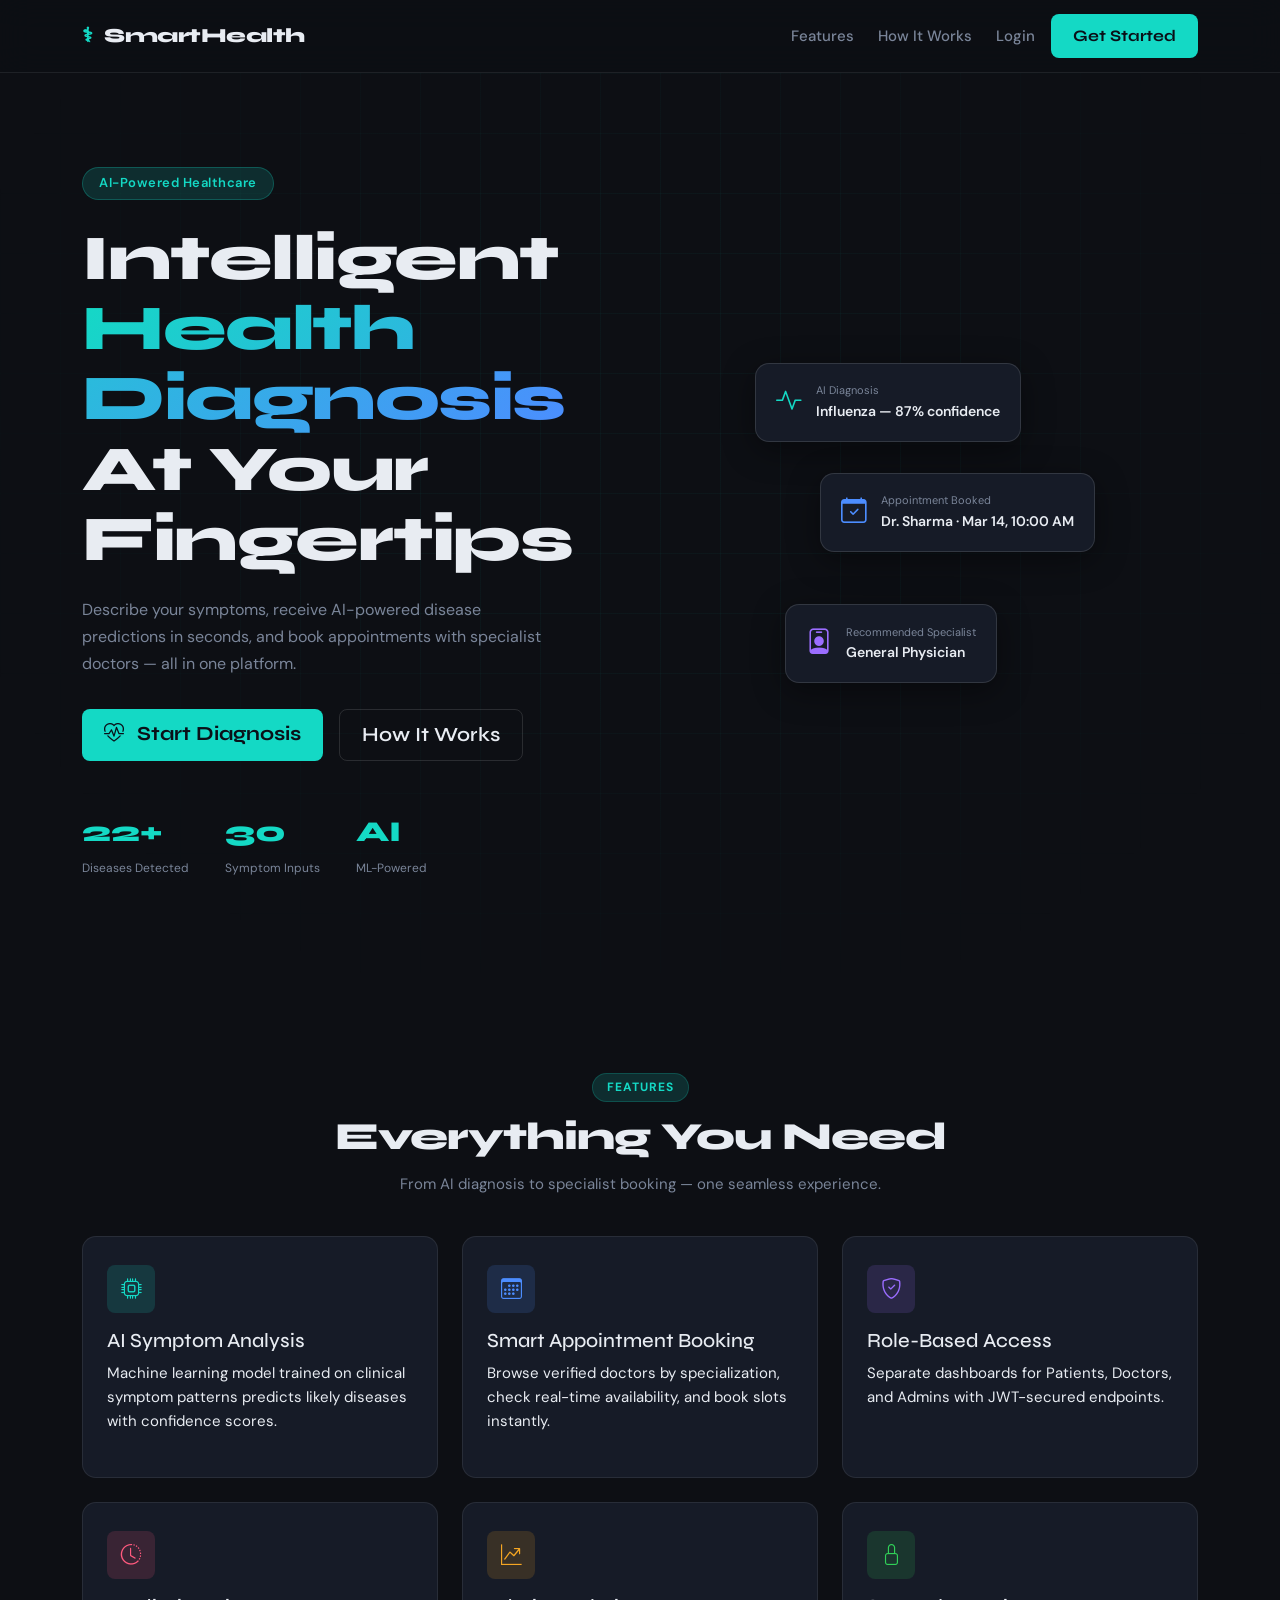
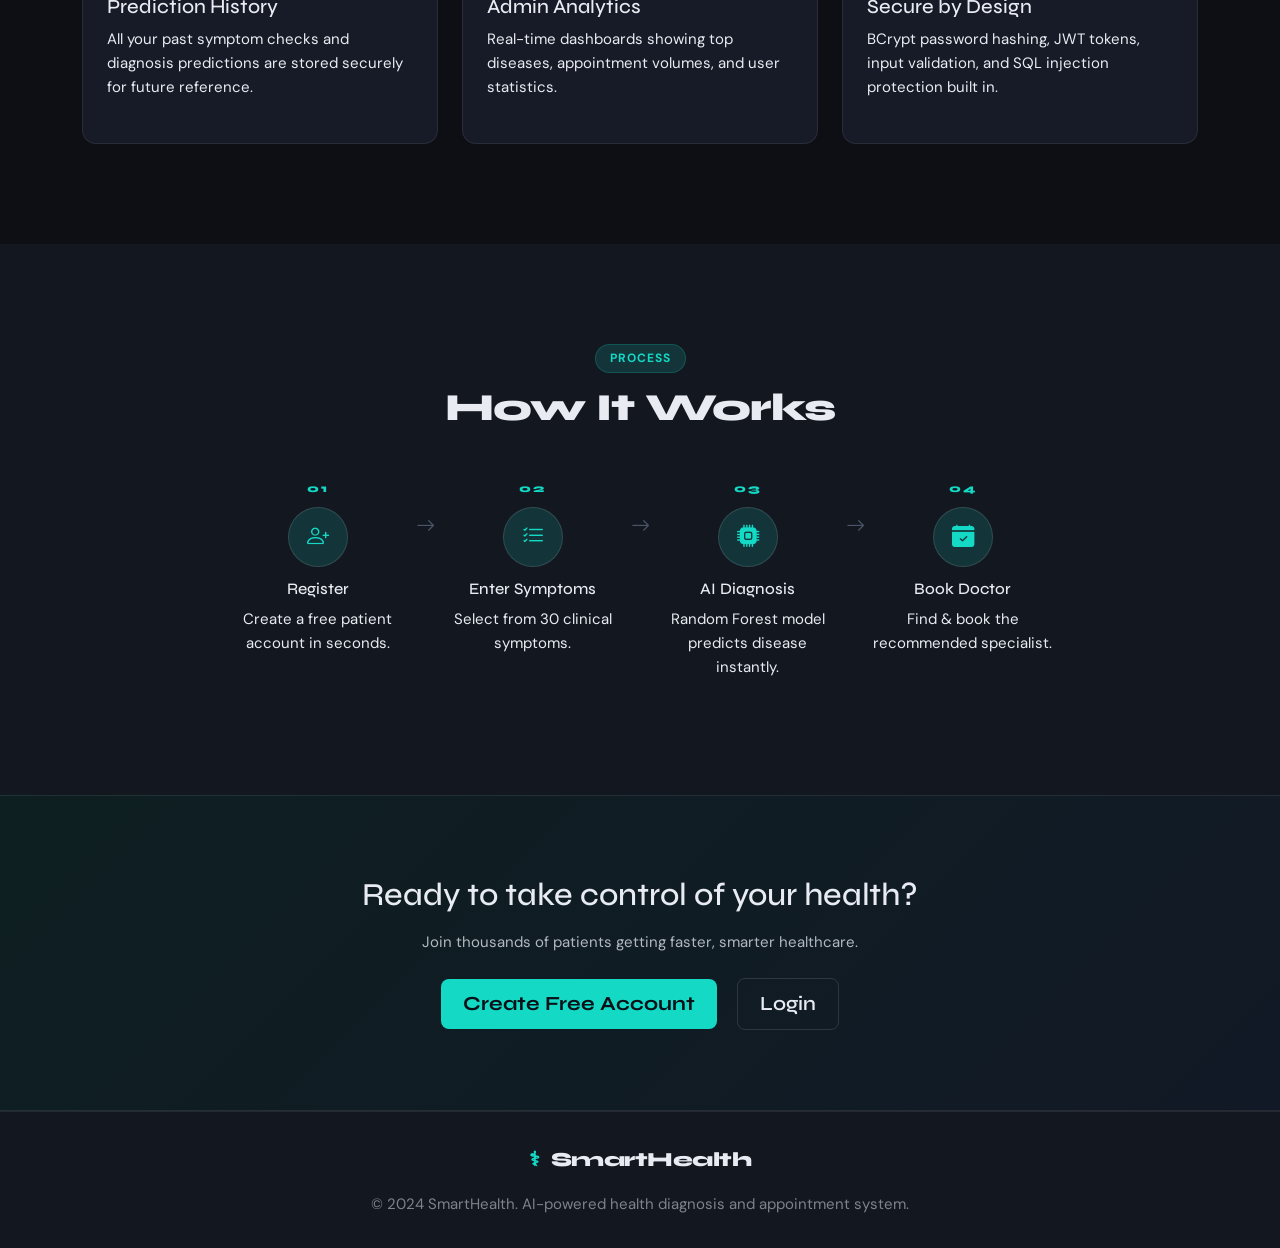
<file: index.html>
<!DOCTYPE html>
<html lang="en">
<head>
  <meta charset="UTF-8" />
  <meta name="viewport" content="width=device-width, initial-scale=1.0" />
  <title>SmartHealth — AI Diagnosis & Appointments</title>
  <link rel="preconnect" href="https://fonts.googleapis.com" />
  <link rel="preconnect" href="https://fonts.gstatic.com" crossorigin />
  <link href="https://fonts.googleapis.com/css2?family=Syne:wght@400;600;700;800&family=DM+Sans:ital,wght@0,300;0,400;0,500;1,300&display=swap" rel="stylesheet" />
  <link rel="stylesheet" href="https://cdn.jsdelivr.net/npm/bootstrap@5.3.3/dist/css/bootstrap.min.css" />
  <link rel="stylesheet" href="https://cdn.jsdelivr.net/npm/bootstrap-icons@1.11.3/font/bootstrap-icons.css" />
  <link rel="stylesheet" href="style.css" />
</head>
<body>

<!-- ───────── NAVBAR ───────── -->
<nav class="navbar navbar-expand-lg sh-nav sticky-top">
  <div class="container">
    <a class="navbar-brand sh-brand" href="index.html">
      <span class="brand-icon">⚕</span> SmartHealth
    </a>
    <button class="navbar-toggler" type="button" data-bs-toggle="collapse" data-bs-target="#navbarMain">
      <span class="navbar-toggler-icon"></span>
    </button>
    <div class="collapse navbar-collapse" id="navbarMain">
      <ul class="navbar-nav ms-auto align-items-lg-center gap-lg-2">
        <li class="nav-item"><a class="nav-link" href="#features">Features</a></li>
        <li class="nav-item"><a class="nav-link" href="#how-it-works">How It Works</a></li>
        <li class="nav-item"><a class="nav-link" href="login.html">Login</a></li>
        <li class="nav-item"><a class="btn sh-btn-primary" href="register.html">Get Started</a></li>
      </ul>
    </div>
  </div>
</nav>

<!-- ───────── HERO ───────── -->
<section class="sh-hero">
  <div class="hero-bg-grid"></div>
  <div class="container position-relative">
    <div class="row align-items-center min-vh-100">
      <div class="col-lg-6">
        <div class="hero-badge">AI-Powered Healthcare</div>
        <h1 class="hero-title">
          Intelligent<br/>
          <span class="hero-accent">Health Diagnosis</span><br/>
          At Your Fingertips
        </h1>
        <p class="hero-sub">
          Describe your symptoms, receive AI-powered disease predictions in seconds,
          and book appointments with specialist doctors — all in one platform.
        </p>
        <div class="d-flex gap-3 flex-wrap">
          <a href="register.html" class="btn sh-btn-primary btn-lg">
            <i class="bi bi-heart-pulse me-2"></i> Start Diagnosis
          </a>
          <a href="#how-it-works" class="btn sh-btn-outline btn-lg">How It Works</a>
        </div>
        <div class="hero-stats mt-5">
          <div class="hero-stat"><span>22+</span><small>Diseases Detected</small></div>
          <div class="hero-stat"><span>30</span><small>Symptom Inputs</small></div>
          <div class="hero-stat"><span>AI</span><small>ML-Powered</small></div>
        </div>
      </div>
      <div class="col-lg-6 d-none d-lg-flex justify-content-center">
        <div class="hero-card-stack">
          <div class="hero-float-card card-pulse">
            <i class="bi bi-activity"></i>
            <div>
              <div class="fc-label">AI Diagnosis</div>
              <div class="fc-val">Influenza — 87% confidence</div>
            </div>
          </div>
          <div class="hero-float-card card-appt">
            <i class="bi bi-calendar-check"></i>
            <div>
              <div class="fc-label">Appointment Booked</div>
              <div class="fc-val">Dr. Sharma · Mar 14, 10:00 AM</div>
            </div>
          </div>
          <div class="hero-float-card card-spec">
            <i class="bi bi-person-badge"></i>
            <div>
              <div class="fc-label">Recommended Specialist</div>
              <div class="fc-val">General Physician</div>
            </div>
          </div>
        </div>
      </div>
    </div>
  </div>
</section>

<!-- ───────── FEATURES ───────── -->
<section class="sh-section" id="features">
  <div class="container">
    <div class="section-header">
      <div class="section-chip">Features</div>
      <h2 class="section-title">Everything You Need</h2>
      <p class="section-sub">From AI diagnosis to specialist booking — one seamless experience.</p>
    </div>
    <div class="row g-4 mt-3">
      <div class="col-md-4">
        <div class="sh-feature-card">
          <div class="feat-icon fc-teal"><i class="bi bi-cpu"></i></div>
          <h5>AI Symptom Analysis</h5>
          <p>Machine learning model trained on clinical symptom patterns predicts likely diseases with confidence scores.</p>
        </div>
      </div>
      <div class="col-md-4">
        <div class="sh-feature-card">
          <div class="feat-icon fc-blue"><i class="bi bi-calendar3"></i></div>
          <h5>Smart Appointment Booking</h5>
          <p>Browse verified doctors by specialization, check real-time availability, and book slots instantly.</p>
        </div>
      </div>
      <div class="col-md-4">
        <div class="sh-feature-card">
          <div class="feat-icon fc-violet"><i class="bi bi-shield-check"></i></div>
          <h5>Role-Based Access</h5>
          <p>Separate dashboards for Patients, Doctors, and Admins with JWT-secured endpoints.</p>
        </div>
      </div>
      <div class="col-md-4">
        <div class="sh-feature-card">
          <div class="feat-icon fc-rose"><i class="bi bi-clock-history"></i></div>
          <h5>Prediction History</h5>
          <p>All your past symptom checks and diagnosis predictions are stored securely for future reference.</p>
        </div>
      </div>
      <div class="col-md-4">
        <div class="sh-feature-card">
          <div class="feat-icon fc-amber"><i class="bi bi-graph-up-arrow"></i></div>
          <h5>Admin Analytics</h5>
          <p>Real-time dashboards showing top diseases, appointment volumes, and user statistics.</p>
        </div>
      </div>
      <div class="col-md-4">
        <div class="sh-feature-card">
          <div class="feat-icon fc-green"><i class="bi bi-lock"></i></div>
          <h5>Secure by Design</h5>
          <p>BCrypt password hashing, JWT tokens, input validation, and SQL injection protection built in.</p>
        </div>
      </div>
    </div>
  </div>
</section>

<!-- ───────── HOW IT WORKS ───────── -->
<section class="sh-section sh-section-alt" id="how-it-works">
  <div class="container">
    <div class="section-header">
      <div class="section-chip">Process</div>
      <h2 class="section-title">How It Works</h2>
    </div>
    <div class="row justify-content-center mt-5">
      <div class="col-lg-10">
        <div class="steps-row">
          <div class="step-item">
            <div class="step-num">01</div>
            <div class="step-icon"><i class="bi bi-person-plus"></i></div>
            <h6>Register</h6>
            <p>Create a free patient account in seconds.</p>
          </div>
          <div class="step-arrow"><i class="bi bi-arrow-right"></i></div>
          <div class="step-item">
            <div class="step-num">02</div>
            <div class="step-icon"><i class="bi bi-list-check"></i></div>
            <h6>Enter Symptoms</h6>
            <p>Select from 30 clinical symptoms.</p>
          </div>
          <div class="step-arrow"><i class="bi bi-arrow-right"></i></div>
          <div class="step-item">
            <div class="step-num">03</div>
            <div class="step-icon"><i class="bi bi-cpu-fill"></i></div>
            <h6>AI Diagnosis</h6>
            <p>Random Forest model predicts disease instantly.</p>
          </div>
          <div class="step-arrow"><i class="bi bi-arrow-right"></i></div>
          <div class="step-item">
            <div class="step-num">04</div>
            <div class="step-icon"><i class="bi bi-calendar-check-fill"></i></div>
            <h6>Book Doctor</h6>
            <p>Find & book the recommended specialist.</p>
          </div>
        </div>
      </div>
    </div>
  </div>
</section>

<!-- ───────── CTA ───────── -->
<section class="sh-cta">
  <div class="container text-center">
    <h2>Ready to take control of your health?</h2>
    <p class="mt-3 mb-4 opacity-75">Join thousands of patients getting faster, smarter healthcare.</p>
    <a href="register.html" class="btn sh-btn-primary btn-lg me-3">Create Free Account</a>
    <a href="login.html" class="btn sh-btn-outline btn-lg">Login</a>
  </div>
</section>

<!-- ───────── FOOTER ───────── -->
<footer class="sh-footer">
  <div class="container text-center">
    <div class="sh-brand mb-3"><span class="brand-icon">⚕</span> SmartHealth</div>
    <p class="mb-0 opacity-50">© 2024 SmartHealth. AI-powered health diagnosis and appointment system.</p>
  </div>
</footer>

<script src="https://cdn.jsdelivr.net/npm/bootstrap@5.3.3/dist/js/bootstrap.bundle.min.js"></script>
</body>
</html>
</file>
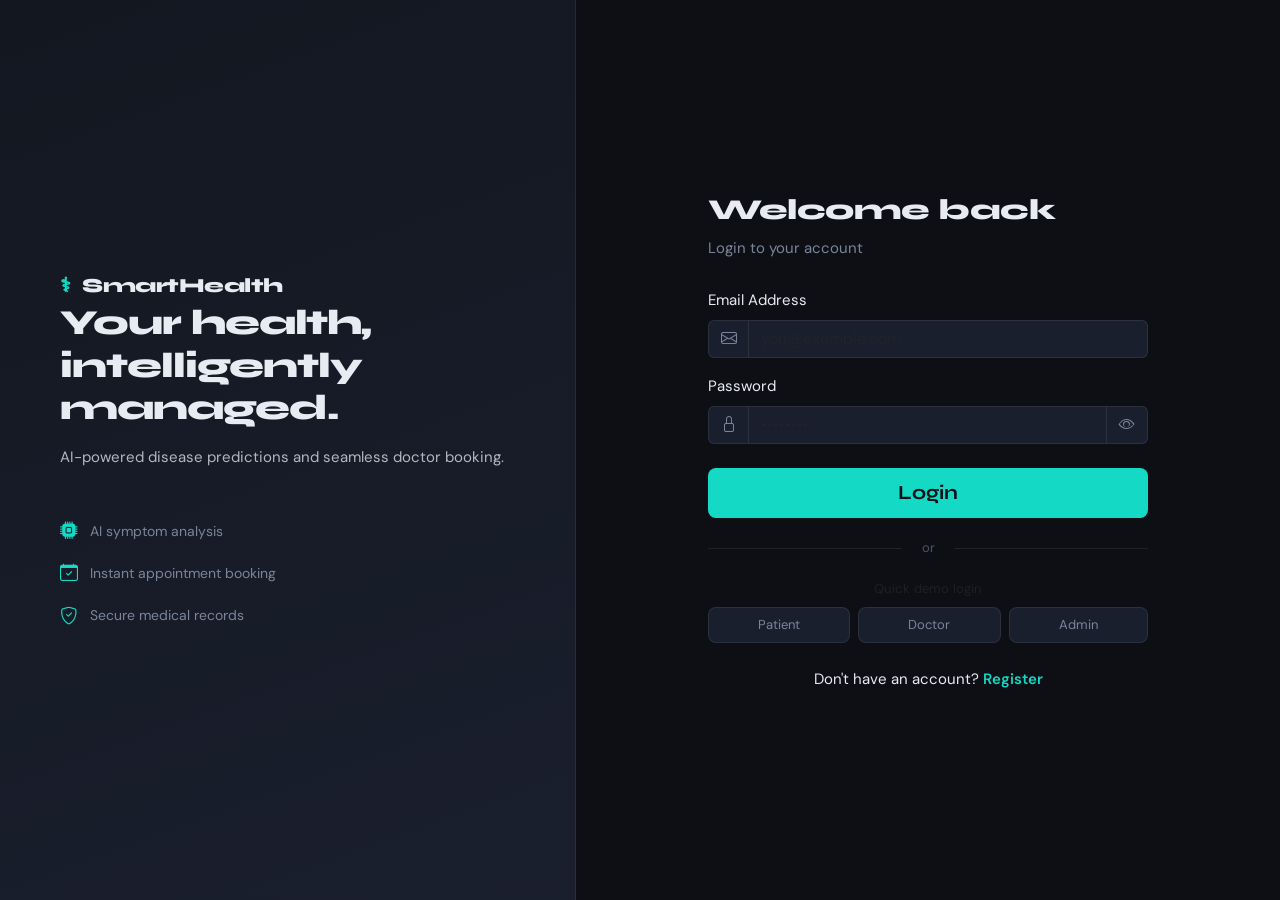
<file: doctor-dashboard.html>
<!DOCTYPE html>
<html lang="en">
<head>
  <meta charset="UTF-8" /><meta name="viewport" content="width=device-width, initial-scale=1.0" />
  <title>Doctor Dashboard — SmartHealth</title>
  <link href="https://fonts.googleapis.com/css2?family=Syne:wght@400;600;700;800&family=DM+Sans:ital,wght@0,300;0,400;0,500&display=swap" rel="stylesheet" />
  <link rel="stylesheet" href="https://cdn.jsdelivr.net/npm/bootstrap@5.3.3/dist/css/bootstrap.min.css" />
  <link rel="stylesheet" href="https://cdn.jsdelivr.net/npm/bootstrap-icons@1.11.3/font/bootstrap-icons.css" />
  <link rel="stylesheet" href="style.css" />
</head>
<body class="dashboard-page">
<div class="sh-sidebar" id="sidebar">
  <div class="sidebar-brand"><span class="brand-icon">⚕</span> SmartHealth</div>
  <nav class="sidebar-nav">
    <a href="#" class="sidebar-link active" data-tab="overview"><i class="bi bi-grid-1x2"></i> Overview</a>
    <a href="#" class="sidebar-link" data-tab="appointments"><i class="bi bi-calendar3"></i> Appointments</a>
    <a href="#" class="sidebar-link" data-tab="profile"><i class="bi bi-person-circle"></i> My Profile</a>
  </nav>
  <div class="sidebar-footer">
    <button class="btn btn-sm sh-logout" id="logoutBtn"><i class="bi bi-box-arrow-right"></i> Logout</button>
  </div>
</div>
<div class="sh-main">
  <div class="sh-topbar">
    <button class="sidebar-toggle" id="sidebarToggle"><i class="bi bi-list"></i></button>
    <div class="topbar-title" id="topbarTitle">Doctor Dashboard</div>
    <div class="topbar-user"><div class="user-avatar" id="userAvatar">D</div><span id="userName">Doctor</span></div>
  </div>
  <div class="dash-content p-4">

    <!-- Overview -->
    <div id="tab-overview" class="dash-tab active">
      <div class="row g-4 mb-4">
        <div class="col-sm-6 col-xl-3"><div class="stat-card sc-blue"><div class="sc-icon"><i class="bi bi-calendar-check"></i></div><div class="sc-body"><div class="sc-val" id="statTotal">0</div><div class="sc-label">Total Appointments</div></div></div></div>
        <div class="col-sm-6 col-xl-3"><div class="stat-card sc-amber"><div class="sc-icon"><i class="bi bi-clock"></i></div><div class="sc-body"><div class="sc-val" id="statPending">0</div><div class="sc-label">Pending</div></div></div></div>
        <div class="col-sm-6 col-xl-3"><div class="stat-card sc-green"><div class="sc-icon"><i class="bi bi-check2-circle"></i></div><div class="sc-body"><div class="sc-val" id="statApproved">0</div><div class="sc-label">Approved</div></div></div></div>
        <div class="col-sm-6 col-xl-3"><div class="stat-card sc-rose"><div class="sc-icon"><i class="bi bi-x-circle"></i></div><div class="sc-body"><div class="sc-val" id="statRejected">0</div><div class="sc-label">Rejected</div></div></div></div>
      </div>
      <h6 class="section-label">Today's Appointments</h6>
      <div id="todayAppts" class="appt-list"></div>
    </div>

    <!-- Appointments -->
    <div id="tab-appointments" class="dash-tab">
      <div class="d-flex justify-content-between align-items-center mb-3">
        <h6 class="section-label mb-0">All Appointments</h6>
        <select id="statusFilter" class="form-select sh-input w-auto" onchange="filterAppointments()">
          <option value="">All Status</option>
          <option value="PENDING">Pending</option>
          <option value="APPROVED">Approved</option>
          <option value="REJECTED">Rejected</option>
          <option value="COMPLETED">Completed</option>
        </select>
      </div>
      <div id="allAppts" class="appt-list"></div>
    </div>

    <!-- Profile -->
    <div id="tab-profile" class="dash-tab">
      <div class="row justify-content-center">
        <div class="col-lg-7">
          <div class="sh-card">
            <div class="sh-card-header"><i class="bi bi-person-circle me-2"></i> Doctor Profile</div>
            <div class="sh-card-body">
              <form id="profileForm">
                <div class="row g-3">
                  <div class="col-md-6">
                    <label class="form-label">Specialization</label>
                    <input type="text" id="pSpecialization" class="form-control sh-input" />
                  </div>
                  <div class="col-md-6">
                    <label class="form-label">License Number</label>
                    <input type="text" id="pLicense" class="form-control sh-input" />
                  </div>
                  <div class="col-md-6">
                    <label class="form-label">Years of Experience</label>
                    <input type="number" id="pYears" class="form-control sh-input" min="0" />
                  </div>
                  <div class="col-md-6">
                    <label class="form-label">Hospital Name</label>
                    <input type="text" id="pHospital" class="form-control sh-input" />
                  </div>
                  <div class="col-md-6">
                    <label class="form-label">Consultation Fee (₹)</label>
                    <input type="number" id="pFee" class="form-control sh-input" step="0.01" />
                  </div>
                  <div class="col-md-6">
                    <label class="form-label">Available Days</label>
                    <input type="text" id="pDays" class="form-control sh-input" placeholder="MON,TUE,WED" />
                  </div>
                  <div class="col-12">
                    <label class="form-label">Bio</label>
                    <textarea id="pBio" class="form-control sh-input" rows="3"></textarea>
                  </div>
                  <div class="col-12">
                    <div id="profileAlert" class="alert d-none"></div>
                    <button type="button" class="btn sh-btn-primary w-100" onclick="saveProfile()">
                      <i class="bi bi-save me-2"></i> Save Profile
                    </button>
                  </div>
                </div>
              </form>
            </div>
          </div>
        </div>
      </div>
    </div>

  </div>
</div>
<script src="https://cdn.jsdelivr.net/npm/bootstrap@5.3.3/dist/js/bootstrap.bundle.min.js"></script>
<script src="script.js"></script>
<script src="doctor.js"></script>
</body>
</html>
</file>
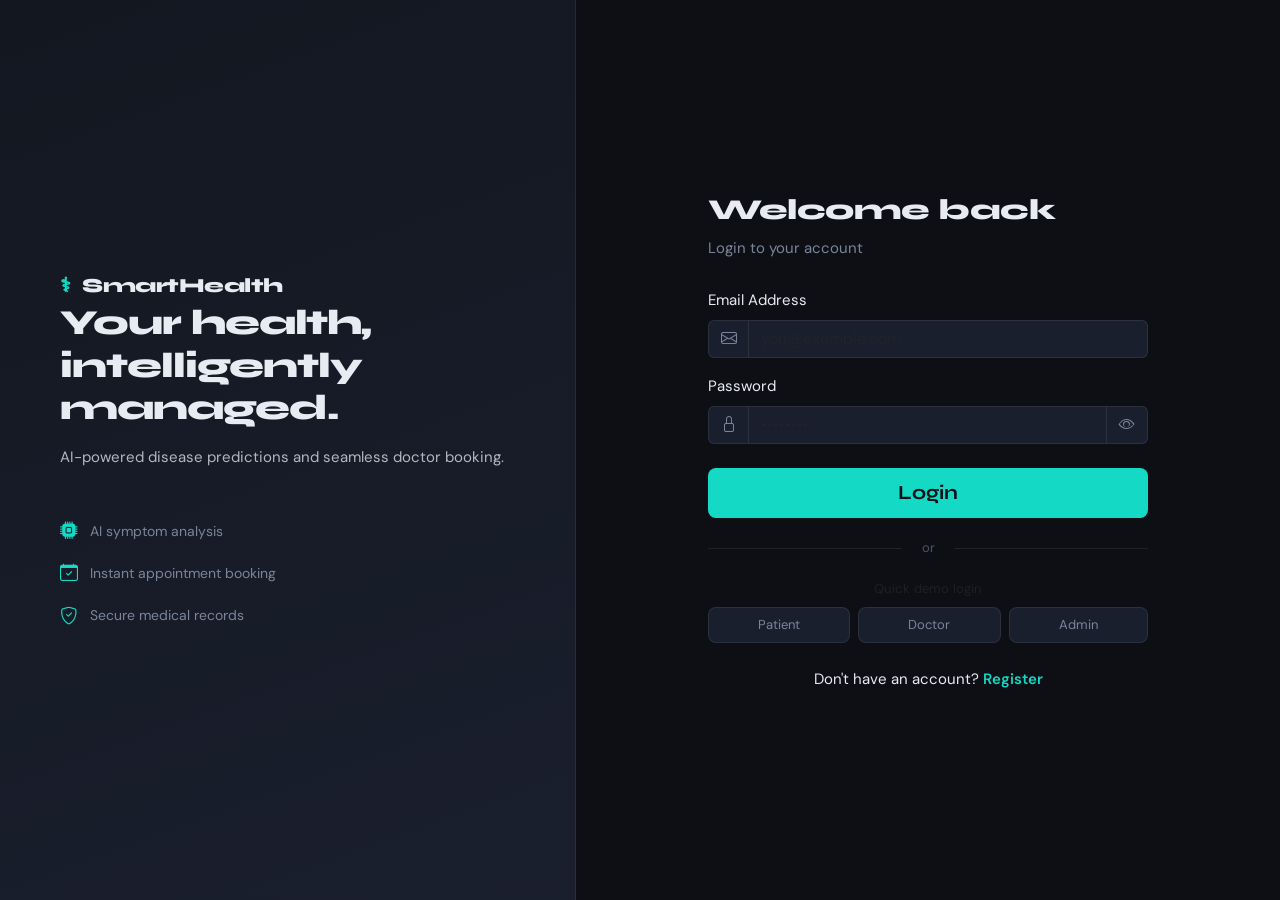
<file: login.html>
<!DOCTYPE html>
<html lang="en">
<head>
  <meta charset="UTF-8" /><meta name="viewport" content="width=device-width, initial-scale=1.0" />
  <title>Login — SmartHealth</title>
  <link href="https://fonts.googleapis.com/css2?family=Syne:wght@400;600;700;800&family=DM+Sans:ital,wght@0,300;0,400;0,500&display=swap" rel="stylesheet" />
  <link rel="stylesheet" href="https://cdn.jsdelivr.net/npm/bootstrap@5.3.3/dist/css/bootstrap.min.css" />
  <link rel="stylesheet" href="https://cdn.jsdelivr.net/npm/bootstrap-icons@1.11.3/font/bootstrap-icons.css" />
  <link rel="stylesheet" href="style.css" />
</head>
<body class="auth-page">
<div class="auth-split">
  <!-- Left panel -->
  <div class="auth-left d-none d-lg-flex">
    <div class="auth-left-content">
      <a href="index.html" class="sh-brand mb-5"><span class="brand-icon">⚕</span> SmartHealth</a>
      <h2>Your health,<br/>intelligently managed.</h2>
      <p class="mt-3 opacity-75">AI-powered disease predictions and seamless doctor booking.</p>
      <div class="auth-features mt-5">
        <div class="auth-feat"><i class="bi bi-cpu-fill"></i> AI symptom analysis</div>
        <div class="auth-feat"><i class="bi bi-calendar-check"></i> Instant appointment booking</div>
        <div class="auth-feat"><i class="bi bi-shield-check"></i> Secure medical records</div>
      </div>
    </div>
  </div>
  <!-- Right panel (form) -->
  <div class="auth-right">
    <div class="auth-form-wrap">
      <h3 class="auth-form-title">Welcome back</h3>
      <p class="auth-form-sub">Login to your account</p>

      <div id="alertBox" class="alert d-none"></div>

      <form id="loginForm" novalidate>
        <div class="mb-3">
          <label class="form-label">Email Address</label>
          <div class="input-group sh-input-group">
            <span class="input-group-text"><i class="bi bi-envelope"></i></span>
            <input type="email" id="email" class="form-control" placeholder="you@example.com" required />
          </div>
        </div>
        <div class="mb-4">
          <label class="form-label">Password</label>
          <div class="input-group sh-input-group">
            <span class="input-group-text"><i class="bi bi-lock"></i></span>
            <input type="password" id="password" class="form-control" placeholder="••••••••" required />
            <button class="btn btn-outline-secondary" type="button" id="togglePwd">
              <i class="bi bi-eye"></i>
            </button>
          </div>
        </div>
        <button type="submit" class="btn sh-btn-primary w-100 btn-lg" id="loginBtn">
          <span class="btn-text">Login</span>
          <span class="spinner-border spinner-border-sm d-none" id="loginSpinner"></span>
        </button>
      </form>

      <div class="auth-divider">or</div>

      <!-- Quick demo logins -->
      <div class="demo-logins">
        <p class="text-center text-muted small mb-2">Quick demo login</p>
        <div class="d-flex gap-2">
          <button class="btn sh-btn-demo flex-fill" onclick="demoLogin('patient')">Patient</button>
          <button class="btn sh-btn-demo flex-fill" onclick="demoLogin('doctor')">Doctor</button>
          <button class="btn sh-btn-demo flex-fill" onclick="demoLogin('admin')">Admin</button>
        </div>
      </div>

      <p class="text-center mt-4">Don't have an account? <a href="register.html" class="sh-link">Register</a></p>
    </div>
  </div>
</div>

<script src="https://cdn.jsdelivr.net/npm/bootstrap@5.3.3/dist/js/bootstrap.bundle.min.js"></script>
<script src="script.js"></script>
<script>
  // Toggle password visibility
  document.getElementById('togglePwd').addEventListener('click', () => {
    const pwd = document.getElementById('password');
    const icon = document.querySelector('#togglePwd i');
    pwd.type = pwd.type === 'password' ? 'text' : 'password';
    icon.className = pwd.type === 'password' ? 'bi bi-eye' : 'bi bi-eye-slash';
  });

  // Form submit
  document.getElementById('loginForm').addEventListener('submit', async (e) => {
    e.preventDefault();
    const email = document.getElementById('email').value.trim();
    const password = document.getElementById('password').value;
    const btn = document.getElementById('loginBtn');
    const spinner = document.getElementById('loginSpinner');

    btn.disabled = true;
    spinner.classList.remove('d-none');

    try {
      const res = await API.login(email, password);
      if (res.success) {
        showAlert('Login successful! Redirecting…', 'success');
        setTimeout(() => redirectByRole(res.data.role), 800);
      } else {
        showAlert(res.message || 'Login failed.', 'danger');
      }
    } catch (err) {
      showAlert('Network error. Is the backend running?', 'danger');
    } finally {
      btn.disabled = false;
      spinner.classList.add('d-none');
    }
  });

  function demoLogin(role) {
    const creds = {
      patient: { email: 'patient@demo.com', password: 'Demo@1234' },
      doctor:  { email: 'doctor@demo.com',  password: 'Demo@1234' },
      admin:   { email: 'admin@smarthealth.com', password: 'Admin@123' },
    };
    document.getElementById('email').value    = creds[role].email;
    document.getElementById('password').value = creds[role].password;
  }

  function showAlert(msg, type) {
    const box = document.getElementById('alertBox');
    box.className = `alert alert-${type}`;
    box.textContent = msg;
    box.classList.remove('d-none');
  }

  function redirectByRole(role) {
    const map = { PATIENT: 'patient-dashboard.html', DOCTOR: 'doctor-dashboard.html', ADMIN: 'admin-dashboard.html' };
    window.location.href = map[role] || 'index.html';
  }
</script>
</body>
</html>
</file>
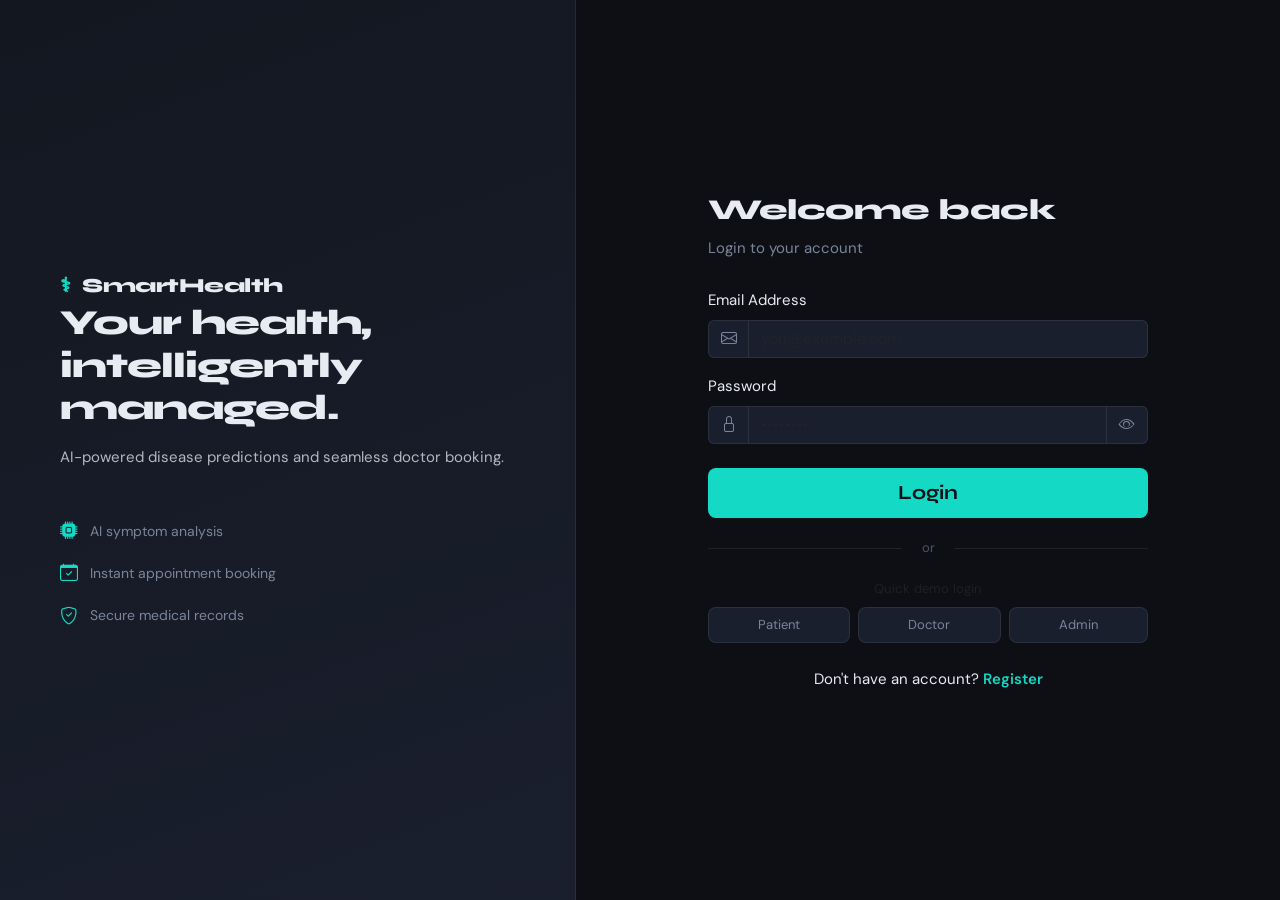
<file: patient-dashboard.html>
<!DOCTYPE html>
<html lang="en">
<head>
  <meta charset="UTF-8" /><meta name="viewport" content="width=device-width, initial-scale=1.0" />
  <title>Patient Dashboard — SmartHealth</title>
  <link href="https://fonts.googleapis.com/css2?family=Syne:wght@400;600;700;800&family=DM+Sans:ital,wght@0,300;0,400;0,500&display=swap" rel="stylesheet" />
  <link rel="stylesheet" href="https://cdn.jsdelivr.net/npm/bootstrap@5.3.3/dist/css/bootstrap.min.css" />
  <link rel="stylesheet" href="https://cdn.jsdelivr.net/npm/bootstrap-icons@1.11.3/font/bootstrap-icons.css" />
  <link rel="stylesheet" href="style.css" />
</head>
<body class="dashboard-page">

<!-- ───── Sidebar ───── -->
<div class="sh-sidebar" id="sidebar">
  <div class="sidebar-brand"><span class="brand-icon">⚕</span> SmartHealth</div>
  <nav class="sidebar-nav">
    <a href="#" class="sidebar-link active" data-tab="overview">
      <i class="bi bi-grid-1x2"></i> Overview
    </a>
    <a href="#" class="sidebar-link" data-tab="symptomChecker">
      <i class="bi bi-activity"></i> Symptom Checker
    </a>
    <a href="#" class="sidebar-link" data-tab="predictions">
      <i class="bi bi-cpu"></i> AI Predictions
    </a>
    <a href="#" class="sidebar-link" data-tab="appointments">
      <i class="bi bi-calendar3"></i> Appointments
    </a>
    <a href="#" class="sidebar-link" data-tab="bookAppointment">
      <i class="bi bi-plus-circle"></i> Book Appointment
    </a>
  </nav>
  <div class="sidebar-footer">
    <button class="btn btn-sm sh-logout" id="logoutBtn">
      <i class="bi bi-box-arrow-right"></i> Logout
    </button>
  </div>
</div>

<!-- ───── Main Content ───── -->
<div class="sh-main">
  <!-- Topbar -->
  <div class="sh-topbar">
    <button class="sidebar-toggle" id="sidebarToggle"><i class="bi bi-list"></i></button>
    <div class="topbar-title" id="topbarTitle">Overview</div>
    <div class="topbar-user">
      <div class="user-avatar" id="userAvatar">P</div>
      <span id="userName">Patient</span>
    </div>
  </div>

  <div class="dash-content p-4">

    <!-- ── Overview Tab ── -->
    <div id="tab-overview" class="dash-tab active">
      <div class="row g-4 mb-4">
        <div class="col-sm-6 col-xl-3">
          <div class="stat-card sc-teal">
            <div class="sc-icon"><i class="bi bi-cpu"></i></div>
            <div class="sc-body">
              <div class="sc-val" id="statPredictions">0</div>
              <div class="sc-label">AI Predictions</div>
            </div>
          </div>
        </div>
        <div class="col-sm-6 col-xl-3">
          <div class="stat-card sc-blue">
            <div class="sc-icon"><i class="bi bi-calendar-check"></i></div>
            <div class="sc-body">
              <div class="sc-val" id="statAppts">0</div>
              <div class="sc-label">Appointments</div>
            </div>
          </div>
        </div>
        <div class="col-sm-6 col-xl-3">
          <div class="stat-card sc-violet">
            <div class="sc-icon"><i class="bi bi-clock"></i></div>
            <div class="sc-body">
              <div class="sc-val" id="statPending">0</div>
              <div class="sc-label">Pending</div>
            </div>
          </div>
        </div>
        <div class="col-sm-6 col-xl-3">
          <div class="stat-card sc-green">
            <div class="sc-icon"><i class="bi bi-check-circle"></i></div>
            <div class="sc-body">
              <div class="sc-val" id="statCompleted">0</div>
              <div class="sc-label">Completed</div>
            </div>
          </div>
        </div>
      </div>

      <!-- Quick Symptom Check CTA -->
      <div class="quick-cta-card">
        <div>
          <h5>Ready for a quick health check?</h5>
          <p class="mb-0 opacity-75">Select your symptoms and get an AI-powered disease prediction in seconds.</p>
        </div>
        <button class="btn sh-btn-primary" onclick="switchTab('symptomChecker')">
          <i class="bi bi-activity me-2"></i>Start Symptom Check
        </button>
      </div>

      <!-- Recent Predictions -->
      <h6 class="section-label mt-4">Recent Predictions</h6>
      <div id="recentPredictions" class="prediction-list"></div>
    </div>

    <!-- ── Symptom Checker Tab ── -->
    <div id="tab-symptomChecker" class="dash-tab">
      <div class="row justify-content-center">
        <div class="col-lg-8">
          <div class="sh-card">
            <div class="sh-card-header">
              <i class="bi bi-activity me-2"></i> AI Symptom Checker
            </div>
            <div class="sh-card-body">
              <p class="text-muted mb-4">Select all symptoms you are currently experiencing:</p>

              <div id="symptomGrid" class="symptom-grid">
                <!-- Populated by JS -->
              </div>

              <div class="mt-3 mb-3">
                <label class="form-label">Additional notes (optional)</label>
                <textarea id="symptomNotes" class="form-control sh-input" rows="2"
                  placeholder="Any additional context about your symptoms…"></textarea>
              </div>

              <div id="symptomAlert" class="alert d-none"></div>

              <button class="btn sh-btn-primary w-100 btn-lg mt-2" id="predictBtn"
                      onclick="runPrediction()">
                <i class="bi bi-cpu me-2"></i>
                <span>Get AI Diagnosis</span>
                <span class="spinner-border spinner-border-sm d-none" id="predictSpinner"></span>
              </button>
            </div>
          </div>

          <!-- Result Card (hidden until prediction) -->
          <div id="predictionResult" class="prediction-result-card d-none mt-4">
            <div class="pr-header">
              <i class="bi bi-shield-plus"></i>
              <span>AI Diagnosis Result</span>
            </div>
            <div class="pr-body">
              <div class="pr-disease" id="prDisease">—</div>
              <div class="pr-conf">
                Confidence: <span id="prConf">—</span>
                <div class="conf-bar mt-2"><div class="conf-fill" id="confFill"></div></div>
              </div>
              <div class="pr-specialty mt-3">
                <i class="bi bi-person-badge me-2"></i>
                Recommended Specialist: <strong id="prSpecialty">—</strong>
              </div>
              <div class="pr-alts mt-3" id="prAlts"></div>
              <button class="btn sh-btn-primary mt-4" onclick="switchTab('bookAppointment')">
                <i class="bi bi-calendar-plus me-2"></i> Book Appointment
              </button>
            </div>
          </div>
        </div>
      </div>
    </div>

    <!-- ── Predictions Tab ── -->
    <div id="tab-predictions" class="dash-tab">
      <h6 class="section-label">Prediction History</h6>
      <div id="predictionHistory" class="prediction-list"></div>
    </div>

    <!-- ── Appointments Tab ── -->
    <div id="tab-appointments" class="dash-tab">
      <h6 class="section-label">My Appointments</h6>
      <div id="appointmentList" class="appt-list"></div>
    </div>

    <!-- ── Book Appointment Tab ── -->
    <div id="tab-bookAppointment" class="dash-tab">
      <div class="row justify-content-center">
        <div class="col-lg-7">
          <div class="sh-card">
            <div class="sh-card-header"><i class="bi bi-calendar-plus me-2"></i> Book Appointment</div>
            <div class="sh-card-body">
              <form id="bookForm">
                <div class="mb-3">
                  <label class="form-label">Specialization</label>
                  <select id="specialtyFilter" class="form-select sh-input" onchange="loadDoctors()">
                    <option value="">All Specializations</option>
                    <option>General Physician</option>
                    <option>Pulmonologist</option>
                    <option>Cardiologist</option>
                    <option>Neurologist</option>
                    <option>Gastroenterologist</option>
                    <option>Dermatologist</option>
                    <option>Endocrinologist</option>
                    <option>Infectious Disease Specialist</option>
                    <option>Rheumatologist</option>
                    <option>Hematologist</option>
                    <option>Urologist</option>
                    <option>Psychiatrist</option>
                  </select>
                </div>
                <div class="mb-3">
                  <label class="form-label">Select Doctor</label>
                  <select id="doctorSelect" class="form-select sh-input" required>
                    <option value="">— Choose a doctor —</option>
                  </select>
                </div>
                <div class="row g-3">
                  <div class="col-md-6">
                    <label class="form-label">Date</label>
                    <input type="date" id="apptDate" class="form-control sh-input" required
                           min="" />
                  </div>
                  <div class="col-md-6">
                    <label class="form-label">Time</label>
                    <input type="time" id="apptTime" class="form-control sh-input" required />
                  </div>
                </div>
                <div class="mt-3">
                  <label class="form-label">Reason / Symptoms</label>
                  <textarea id="apptReason" class="form-control sh-input" rows="3"
                            placeholder="Briefly describe why you're booking this appointment…"></textarea>
                </div>
                <div id="bookAlert" class="alert d-none mt-3"></div>
                <button type="button" class="btn sh-btn-primary w-100 mt-3" onclick="bookAppointment()">
                  <i class="bi bi-calendar-check me-2"></i> Confirm Booking
                </button>
              </form>
            </div>
          </div>
        </div>
      </div>
    </div>

  </div><!-- /dash-content -->
</div><!-- /sh-main -->

<script src="https://cdn.jsdelivr.net/npm/bootstrap@5.3.3/dist/js/bootstrap.bundle.min.js"></script>
<script src="script.js"></script>
<script src="patient.js"></script>
</body>
</html>
</file>
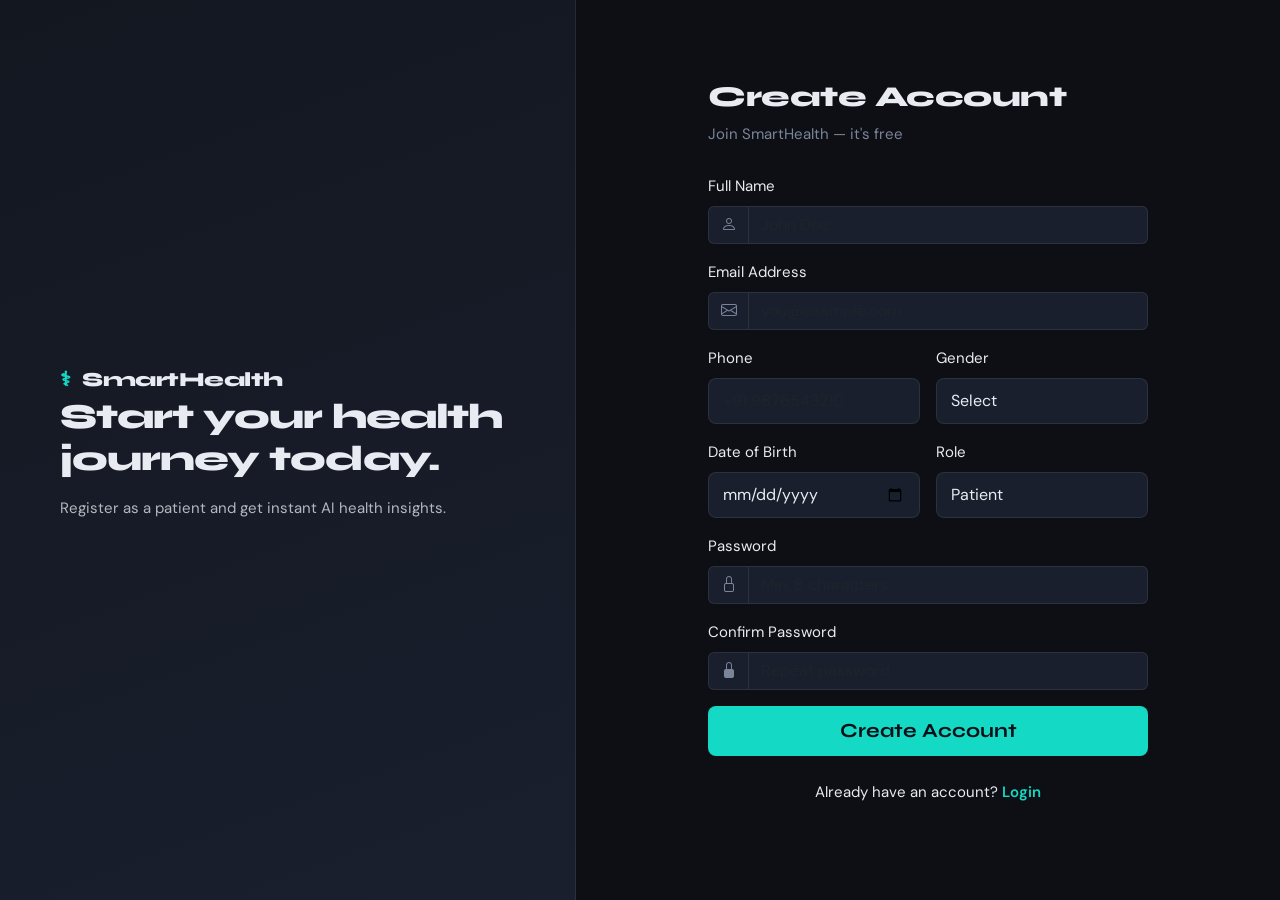
<file: register.html>
<!DOCTYPE html>
<html lang="en">
<head>
  <meta charset="UTF-8" /><meta name="viewport" content="width=device-width, initial-scale=1.0" />
  <title>Register — SmartHealth</title>
  <link href="https://fonts.googleapis.com/css2?family=Syne:wght@400;600;700;800&family=DM+Sans:ital,wght@0,300;0,400;0,500&display=swap" rel="stylesheet" />
  <link rel="stylesheet" href="https://cdn.jsdelivr.net/npm/bootstrap@5.3.3/dist/css/bootstrap.min.css" />
  <link rel="stylesheet" href="https://cdn.jsdelivr.net/npm/bootstrap-icons@1.11.3/font/bootstrap-icons.css" />
  <link rel="stylesheet" href="style.css" />
</head>
<body class="auth-page">
<div class="auth-split">
  <div class="auth-left d-none d-lg-flex">
    <div class="auth-left-content">
      <a href="index.html" class="sh-brand mb-5"><span class="brand-icon">⚕</span> SmartHealth</a>
      <h2>Start your health journey today.</h2>
      <p class="mt-3 opacity-75">Register as a patient and get instant AI health insights.</p>
    </div>
  </div>
  <div class="auth-right">
    <div class="auth-form-wrap">
      <h3 class="auth-form-title">Create Account</h3>
      <p class="auth-form-sub">Join SmartHealth — it's free</p>
      <div id="alertBox" class="alert d-none"></div>
      <form id="registerForm" novalidate>
        <div class="row g-3">
          <div class="col-12">
            <label class="form-label">Full Name</label>
            <div class="input-group sh-input-group">
              <span class="input-group-text"><i class="bi bi-person"></i></span>
              <input type="text" id="fullName" class="form-control" placeholder="John Doe" required />
            </div>
          </div>
          <div class="col-12">
            <label class="form-label">Email Address</label>
            <div class="input-group sh-input-group">
              <span class="input-group-text"><i class="bi bi-envelope"></i></span>
              <input type="email" id="email" class="form-control" placeholder="you@example.com" required />
            </div>
          </div>
          <div class="col-md-6">
            <label class="form-label">Phone</label>
            <input type="tel" id="phone" class="form-control sh-input" placeholder="+91 9876543210" />
          </div>
          <div class="col-md-6">
            <label class="form-label">Gender</label>
            <select id="gender" class="form-select sh-input">
              <option value="">Select</option>
              <option value="MALE">Male</option>
              <option value="FEMALE">Female</option>
              <option value="OTHER">Other</option>
            </select>
          </div>
          <div class="col-md-6">
            <label class="form-label">Date of Birth</label>
            <input type="date" id="dob" class="form-control sh-input" />
          </div>
          <div class="col-md-6">
            <label class="form-label">Role</label>
            <select id="role" class="form-select sh-input">
              <option value="PATIENT">Patient</option>
              <option value="DOCTOR">Doctor</option>
            </select>
          </div>
          <div class="col-12">
            <label class="form-label">Password</label>
            <div class="input-group sh-input-group">
              <span class="input-group-text"><i class="bi bi-lock"></i></span>
              <input type="password" id="password" class="form-control" placeholder="Min. 8 characters" required minlength="8" />
            </div>
          </div>
          <div class="col-12">
            <label class="form-label">Confirm Password</label>
            <div class="input-group sh-input-group">
              <span class="input-group-text"><i class="bi bi-lock-fill"></i></span>
              <input type="password" id="confirmPwd" class="form-control" placeholder="Repeat password" required />
            </div>
          </div>
          <div class="col-12">
            <button type="submit" class="btn sh-btn-primary w-100 btn-lg" id="regBtn">
              <span class="btn-text">Create Account</span>
              <span class="spinner-border spinner-border-sm d-none" id="regSpinner"></span>
            </button>
          </div>
        </div>
      </form>
      <p class="text-center mt-4">Already have an account? <a href="login.html" class="sh-link">Login</a></p>
    </div>
  </div>
</div>
<script src="https://cdn.jsdelivr.net/npm/bootstrap@5.3.3/dist/js/bootstrap.bundle.min.js"></script>
<script src="script.js"></script>
<script>
  document.getElementById('registerForm').addEventListener('submit', async (e) => {
    e.preventDefault();
    const pwd = document.getElementById('password').value;
    const confirm = document.getElementById('confirmPwd').value;
    if (pwd !== confirm) { showAlert('Passwords do not match.', 'danger'); return; }

    const btn = document.getElementById('regBtn');
    const spinner = document.getElementById('regSpinner');
    btn.disabled = true;
    spinner.classList.remove('d-none');

    const payload = {
      fullName: document.getElementById('fullName').value.trim(),
      email:    document.getElementById('email').value.trim(),
      password: pwd,
      phone:    document.getElementById('phone').value.trim(),
      gender:   document.getElementById('gender').value || null,
      dateOfBirth: document.getElementById('dob').value || null,
      role:     document.getElementById('role').value,
    };

    try {
      const res = await API.register(payload);
      if (res.success) {
        showAlert('Account created! Redirecting…', 'success');
        setTimeout(() => {
          const role = res.data.role;
          window.location.href = role === 'PATIENT' ? 'patient-dashboard.html'
                               : role === 'DOCTOR'  ? 'doctor-dashboard.html'
                               : 'admin-dashboard.html';
        }, 800);
      } else {
        showAlert(res.message || 'Registration failed.', 'danger');
      }
    } catch (err) {
      showAlert('Network error. Is the backend running?', 'danger');
    } finally {
      btn.disabled = false;
      spinner.classList.add('d-none');
    }
  });

  function showAlert(msg, type) {
    const box = document.getElementById('alertBox');
    box.className = `alert alert-${type}`;
    box.textContent = msg;
    box.classList.remove('d-none');
  }
</script>
</body>
</html>
</file>
<file: style.css>
/* ============================================================
   SmartHealth — Main Stylesheet
   Aesthetic: Clinical-Luxury Dark with teal accents
   Fonts: Syne (headings) + DM Sans (body)
   ============================================================ */

/* ── CSS Variables ─────────────────────────────────────────── */
:root {
  --bg:          #0d0f14;
  --bg-2:        #131720;
  --bg-3:        #1a1f2e;
  --bg-card:     #161b27;
  --border:      rgba(255,255,255,0.08);
  --border-2:    rgba(255,255,255,0.12);

  --teal:        #14d9c5;
  --teal-dim:    rgba(20,217,197,0.15);
  --teal-dark:   #0fa896;
  --blue:        #4c8dff;
  --blue-dim:    rgba(76,141,255,0.15);
  --violet:      #9b6dff;
  --violet-dim:  rgba(155,109,255,0.15);
  --rose:        #ff5a7e;
  --rose-dim:    rgba(255,90,126,0.15);
  --amber:       #f5a623;
  --amber-dim:   rgba(245,166,35,0.15);
  --green:       #30d158;
  --green-dim:   rgba(48,209,88,0.15);

  --text:        #e8ecf2;
  --text-muted:  #7a8599;
  --text-faint:  #4a5568;

  --radius:      14px;
  --radius-sm:   8px;
  --radius-lg:   20px;

  --sidebar-w:   240px;
  --topbar-h:    60px;
  --shadow:      0 8px 32px rgba(0,0,0,0.4);
  --shadow-sm:   0 4px 16px rgba(0,0,0,0.3);
}

/* ── Base ──────────────────────────────────────────────────── */
* { box-sizing: border-box; }

body {
  background: var(--bg);
  color: var(--text);
  font-family: 'DM Sans', sans-serif;
  font-size: 15px;
  line-height: 1.6;
  margin: 0;
}

h1,h2,h3,h4,h5,h6,
.sh-brand,
.hero-title,
.section-title,
.auth-form-title,
.sidebar-brand {
  font-family: 'Syne', sans-serif;
}

a { color: var(--teal); text-decoration: none; }
a:hover { color: var(--teal-dark); }

/* ── Scrollbar ─────────────────────────────────────────────── */
::-webkit-scrollbar { width: 6px; height: 6px; }
::-webkit-scrollbar-track { background: var(--bg-2); }
::-webkit-scrollbar-thumb { background: var(--bg-3); border-radius: 99px; }
::-webkit-scrollbar-thumb:hover { background: var(--border-2); }

/* ════════════════════════════════════════════════════════════
   NAVBAR
   ════════════════════════════════════════════════════════════ */
.sh-nav {
  background: rgba(13,15,20,0.92);
  backdrop-filter: blur(16px);
  border-bottom: 1px solid var(--border);
  padding: 14px 0;
}
.sh-brand {
  font-size: 1.25rem;
  font-weight: 800;
  color: var(--text) !important;
  letter-spacing: -0.5px;
}
.brand-icon {
  color: var(--teal);
  margin-right: 6px;
}
.sh-nav .nav-link {
  color: var(--text-muted);
  font-weight: 500;
  padding: 6px 12px;
  transition: color .2s;
}
.sh-nav .nav-link:hover { color: var(--text); }

/* ── Buttons ───────────────────────────────────────────────── */
.sh-btn-primary {
  background: var(--teal);
  color: #0a1018;
  border: none;
  font-family: 'Syne', sans-serif;
  font-weight: 700;
  border-radius: var(--radius-sm);
  padding: 10px 22px;
  transition: background .2s, transform .1s, box-shadow .2s;
}
.sh-btn-primary:hover {
  background: var(--teal-dark);
  color: #0a1018;
  transform: translateY(-1px);
  box-shadow: 0 6px 20px rgba(20,217,197,0.3);
}

.sh-btn-outline {
  background: transparent;
  color: var(--text);
  border: 1px solid var(--border-2);
  font-family: 'Syne', sans-serif;
  font-weight: 600;
  border-radius: var(--radius-sm);
  padding: 10px 22px;
  transition: border-color .2s, color .2s;
}
.sh-btn-outline:hover {
  border-color: var(--teal);
  color: var(--teal);
}

.sh-btn-demo {
  background: var(--bg-3);
  color: var(--text-muted);
  border: 1px solid var(--border);
  font-size: 13px;
  padding: 7px 12px;
  border-radius: var(--radius-sm);
  transition: all .2s;
}
.sh-btn-demo:hover {
  background: var(--teal-dim);
  color: var(--teal);
  border-color: var(--teal);
}

/* ════════════════════════════════════════════════════════════
   HERO
   ════════════════════════════════════════════════════════════ */
.sh-hero {
  position: relative;
  background: var(--bg);
  overflow: hidden;
}

.hero-bg-grid {
  position: absolute;
  inset: 0;
  background-image:
    linear-gradient(rgba(20,217,197,0.04) 1px, transparent 1px),
    linear-gradient(90deg, rgba(20,217,197,0.04) 1px, transparent 1px);
  background-size: 60px 60px;
  mask-image: radial-gradient(ellipse at 50% 40%, black 30%, transparent 80%);
}

.hero-badge {
  display: inline-block;
  background: var(--teal-dim);
  color: var(--teal);
  border: 1px solid rgba(20,217,197,0.25);
  border-radius: 99px;
  padding: 5px 16px;
  font-size: 13px;
  font-weight: 600;
  letter-spacing: 0.5px;
  margin-bottom: 24px;
  animation: fadeUp .6s ease both;
}

.hero-title {
  font-size: clamp(2.4rem, 5vw, 4rem);
  font-weight: 800;
  line-height: 1.1;
  letter-spacing: -1.5px;
  animation: fadeUp .6s .1s ease both;
}

.hero-accent {
  background: linear-gradient(135deg, var(--teal) 0%, var(--blue) 100%);
  -webkit-background-clip: text;
  -webkit-text-fill-color: transparent;
}

.hero-sub {
  color: var(--text-muted);
  max-width: 480px;
  margin: 20px 0 32px;
  font-size: 1rem;
  line-height: 1.7;
  animation: fadeUp .6s .2s ease both;
}

.hero-stats {
  display: flex;
  gap: 36px;
  animation: fadeUp .6s .4s ease both;
}
.hero-stat span {
  display: block;
  font-family: 'Syne', sans-serif;
  font-size: 1.8rem;
  font-weight: 800;
  color: var(--teal);
}
.hero-stat small {
  color: var(--text-muted);
  font-size: 12px;
}

/* Floating cards stack */
.hero-card-stack {
  position: relative;
  width: 340px;
  height: 320px;
}
.hero-float-card {
  position: absolute;
  background: var(--bg-card);
  border: 1px solid var(--border-2);
  border-radius: var(--radius);
  padding: 18px 20px;
  display: flex;
  align-items: center;
  gap: 14px;
  backdrop-filter: blur(10px);
  box-shadow: var(--shadow);
  animation: float 4s ease-in-out infinite;
}
.hero-float-card i {
  font-size: 1.6rem;
}
.card-pulse { top: 0; left: 0; animation-delay: 0s; }
.card-pulse i { color: var(--teal); }
.card-appt  { top: 110px; right: 0; animation-delay: 1s; }
.card-appt i { color: var(--blue); }
.card-spec  { bottom: 0; left: 30px; animation-delay: 2s; }
.card-spec i { color: var(--violet); }

.fc-label { font-size: 11px; color: var(--text-muted); }
.fc-val   { font-size: 14px; font-weight: 600; color: var(--text); }

/* ════════════════════════════════════════════════════════════
   SECTIONS (landing page)
   ════════════════════════════════════════════════════════════ */
.sh-section {
  padding: 100px 0;
}
.sh-section-alt {
  background: var(--bg-2);
}

.section-header { text-align: center; }
.section-chip {
  display: inline-block;
  background: var(--teal-dim);
  color: var(--teal);
  border: 1px solid rgba(20,217,197,0.2);
  border-radius: 99px;
  padding: 4px 14px;
  font-size: 12px;
  font-weight: 700;
  letter-spacing: 1px;
  text-transform: uppercase;
  margin-bottom: 12px;
}
.section-title {
  font-size: clamp(1.8rem, 3vw, 2.6rem);
  font-weight: 800;
  letter-spacing: -1px;
  color: var(--text);
}
.section-sub { color: var(--text-muted); max-width: 500px; margin: 12px auto 0; }

/* Feature cards */
.sh-feature-card {
  background: var(--bg-card);
  border: 1px solid var(--border);
  border-radius: var(--radius);
  padding: 28px 24px;
  height: 100%;
  transition: border-color .2s, transform .2s, box-shadow .2s;
}
.sh-feature-card:hover {
  border-color: var(--teal);
  transform: translateY(-4px);
  box-shadow: 0 12px 40px rgba(20,217,197,0.1);
}
.feat-icon {
  width: 48px;
  height: 48px;
  border-radius: var(--radius-sm);
  display: flex;
  align-items: center;
  justify-content: center;
  font-size: 1.3rem;
  margin-bottom: 16px;
}
.fc-teal   { background: var(--teal-dim);   color: var(--teal);   }
.fc-blue   { background: var(--blue-dim);   color: var(--blue);   }
.fc-violet { background: var(--violet-dim); color: var(--violet); }
.fc-rose   { background: var(--rose-dim);   color: var(--rose);   }
.fc-amber  { background: var(--amber-dim);  color: var(--amber);  }
.fc-green  { background: var(--green-dim);  color: var(--green);  }

/* Steps (how it works) */
.steps-row {
  display: flex;
  align-items: flex-start;
  justify-content: center;
  gap: 8px;
  flex-wrap: wrap;
}
.step-item {
  text-align: center;
  flex: 1;
  min-width: 120px;
  max-width: 180px;
}
.step-num {
  font-family: 'Syne', sans-serif;
  font-size: 0.7rem;
  font-weight: 800;
  color: var(--teal);
  letter-spacing: 2px;
  margin-bottom: 10px;
}
.step-icon {
  width: 60px;
  height: 60px;
  border: 1px solid var(--border-2);
  border-radius: 50%;
  display: flex;
  align-items: center;
  justify-content: center;
  font-size: 1.4rem;
  color: var(--teal);
  margin: 0 auto 12px;
  background: var(--teal-dim);
}
.step-arrow {
  color: var(--text-faint);
  font-size: 1.2rem;
  padding-top: 32px;
}

/* CTA section */
.sh-cta {
  background: linear-gradient(135deg, rgba(20,217,197,0.08) 0%, rgba(76,141,255,0.08) 100%);
  border-top: 1px solid var(--border);
  border-bottom: 1px solid var(--border);
  padding: 80px 0;
}

.sh-footer {
  background: var(--bg-2);
  border-top: 1px solid var(--border);
  padding: 32px 0;
}

/* ════════════════════════════════════════════════════════════
   AUTH PAGES
   ════════════════════════════════════════════════════════════ */
.auth-page {
  min-height: 100vh;
  background: var(--bg);
}
.auth-split {
  display: flex;
  min-height: 100vh;
}
.auth-left {
  flex: 0 0 45%;
  background: linear-gradient(160deg, var(--bg-2) 0%, var(--bg-3) 100%);
  border-right: 1px solid var(--border);
  padding: 60px;
  flex-direction: column;
  justify-content: center;
}
.auth-left-content h2 {
  font-size: 2.2rem;
  font-weight: 800;
  letter-spacing: -1px;
}
.auth-features { display: flex; flex-direction: column; gap: 14px; }
.auth-feat {
  display: flex;
  align-items: center;
  gap: 12px;
  color: var(--text-muted);
  font-size: 14px;
}
.auth-feat i { color: var(--teal); font-size: 1.1rem; }

.auth-right {
  flex: 1;
  display: flex;
  align-items: center;
  justify-content: center;
  padding: 40px 20px;
}
.auth-form-wrap {
  width: 100%;
  max-width: 440px;
}
.auth-form-title {
  font-size: 1.8rem;
  font-weight: 800;
  letter-spacing: -0.5px;
}
.auth-form-sub { color: var(--text-muted); margin-bottom: 28px; }

.sh-input, .form-control.sh-input, .form-select.sh-input {
  background: var(--bg-3);
  border: 1px solid var(--border);
  color: var(--text);
  border-radius: var(--radius-sm);
  padding: 10px 14px;
  transition: border-color .2s;
}
.sh-input:focus, .form-control:focus, .form-select:focus {
  background: var(--bg-3);
  border-color: var(--teal);
  color: var(--text);
  box-shadow: 0 0 0 3px rgba(20,217,197,0.12);
}
.sh-input-group .input-group-text {
  background: var(--bg-3);
  border: 1px solid var(--border);
  border-right: none;
  color: var(--text-muted);
}
.sh-input-group .form-control {
  background: var(--bg-3);
  border-color: var(--border);
  color: var(--text);
}
.sh-input-group .btn-outline-secondary {
  border-color: var(--border);
  color: var(--text-muted);
  background: var(--bg-3);
}
.auth-divider {
  text-align: center;
  color: var(--text-faint);
  font-size: 13px;
  margin: 20px 0;
  position: relative;
}
.auth-divider::before, .auth-divider::after {
  content: '';
  position: absolute;
  top: 50%;
  width: 44%;
  height: 1px;
  background: var(--border);
}
.auth-divider::before { left: 0; }
.auth-divider::after  { right: 0; }

.sh-link { color: var(--teal); font-weight: 600; }
.sh-link:hover { color: var(--teal-dark); }

/* ════════════════════════════════════════════════════════════
   DASHBOARD LAYOUT
   ════════════════════════════════════════════════════════════ */
.dashboard-page { display: flex; background: var(--bg); min-height: 100vh; }

/* Sidebar */
.sh-sidebar {
  width: var(--sidebar-w);
  background: var(--bg-2);
  border-right: 1px solid var(--border);
  display: flex;
  flex-direction: column;
  position: fixed;
  top: 0;
  left: 0;
  height: 100vh;
  z-index: 1000;
  padding: 28px 16px;
  transition: transform .25s ease;
}
.sidebar-brand {
  font-size: 1.15rem;
  font-weight: 800;
  color: var(--text);
  padding: 0 8px 24px;
  border-bottom: 1px solid var(--border);
  margin-bottom: 20px;
}
.sidebar-nav { flex: 1; display: flex; flex-direction: column; gap: 4px; }
.sidebar-link {
  display: flex;
  align-items: center;
  gap: 10px;
  color: var(--text-muted);
  font-weight: 500;
  padding: 10px 12px;
  border-radius: var(--radius-sm);
  transition: all .15s;
  font-size: 14px;
}
.sidebar-link:hover { background: var(--bg-3); color: var(--text); }
.sidebar-link.active { background: var(--teal-dim); color: var(--teal); }
.sidebar-link i { font-size: 1rem; }
.sidebar-footer { padding-top: 16px; border-top: 1px solid var(--border); }
.sh-logout {
  width: 100%;
  background: var(--bg-3);
  color: var(--text-muted);
  border: 1px solid var(--border);
  border-radius: var(--radius-sm);
  padding: 8px;
  font-size: 13px;
  display: flex;
  align-items: center;
  justify-content: center;
  gap: 8px;
  transition: all .2s;
}
.sh-logout:hover { background: var(--rose-dim); color: var(--rose); border-color: var(--rose); }

/* Main area */
.sh-main {
  margin-left: var(--sidebar-w);
  flex: 1;
  display: flex;
  flex-direction: column;
  min-height: 100vh;
}

/* Topbar */
.sh-topbar {
  height: var(--topbar-h);
  background: var(--bg-2);
  border-bottom: 1px solid var(--border);
  display: flex;
  align-items: center;
  padding: 0 24px;
  gap: 16px;
  position: sticky;
  top: 0;
  z-index: 100;
}
.sidebar-toggle {
  background: transparent;
  border: none;
  color: var(--text-muted);
  font-size: 1.3rem;
  cursor: pointer;
  display: none;
}
.topbar-title {
  flex: 1;
  font-family: 'Syne', sans-serif;
  font-weight: 700;
  font-size: 1rem;
}
.topbar-user {
  display: flex;
  align-items: center;
  gap: 10px;
  color: var(--text-muted);
  font-size: 13px;
}
.user-avatar {
  width: 34px;
  height: 34px;
  background: var(--teal-dim);
  color: var(--teal);
  border-radius: 50%;
  display: flex;
  align-items: center;
  justify-content: center;
  font-family: 'Syne', sans-serif;
  font-weight: 800;
  font-size: 14px;
}

/* Tabs */
.dash-content { flex: 1; overflow-y: auto; }
.dash-tab { display: none; }
.dash-tab.active { display: block; }

/* Stat cards */
.stat-card {
  background: var(--bg-card);
  border: 1px solid var(--border);
  border-radius: var(--radius);
  padding: 22px;
  display: flex;
  align-items: center;
  gap: 18px;
  transition: transform .2s, box-shadow .2s;
}
.stat-card:hover { transform: translateY(-2px); box-shadow: var(--shadow-sm); }
.sc-icon {
  width: 52px; height: 52px; border-radius: var(--radius-sm);
  display: flex; align-items: center; justify-content: center;
  font-size: 1.4rem; flex-shrink: 0;
}
.sc-teal   .sc-icon { background: var(--teal-dim);   color: var(--teal);   }
.sc-blue   .sc-icon { background: var(--blue-dim);   color: var(--blue);   }
.sc-violet .sc-icon { background: var(--violet-dim); color: var(--violet); }
.sc-green  .sc-icon { background: var(--green-dim);  color: var(--green);  }
.sc-rose   .sc-icon { background: var(--rose-dim);   color: var(--rose);   }
.sc-amber  .sc-icon { background: var(--amber-dim);  color: var(--amber);  }

.sc-val   { font-family: 'Syne', sans-serif; font-size: 1.8rem; font-weight: 800; }
.sc-label { color: var(--text-muted); font-size: 13px; }

/* Section label */
.section-label {
  font-family: 'Syne', sans-serif;
  font-size: 1rem;
  font-weight: 700;
  color: var(--text-muted);
  text-transform: uppercase;
  letter-spacing: 1px;
  margin-bottom: 16px;
}

/* Quick CTA */
.quick-cta-card {
  background: linear-gradient(135deg, rgba(20,217,197,0.1) 0%, rgba(76,141,255,0.08) 100%);
  border: 1px solid rgba(20,217,197,0.25);
  border-radius: var(--radius);
  padding: 24px 28px;
  display: flex;
  align-items: center;
  justify-content: space-between;
  gap: 16px;
  flex-wrap: wrap;
}

/* Generic sh-card */
.sh-card {
  background: var(--bg-card);
  border: 1px solid var(--border);
  border-radius: var(--radius);
  overflow: hidden;
}
.sh-card-header {
  padding: 16px 22px;
  border-bottom: 1px solid var(--border);
  font-family: 'Syne', sans-serif;
  font-weight: 700;
  font-size: 0.95rem;
  color: var(--text-muted);
}
.sh-card-body { padding: 22px; }

/* Symptom grid */
.symptom-grid {
  display: grid;
  grid-template-columns: repeat(auto-fill, minmax(145px, 1fr));
  gap: 10px;
}
.symptom-chip {
  background: var(--bg-3);
  border: 1px solid var(--border);
  border-radius: 99px;
  padding: 8px 14px;
  font-size: 13px;
  cursor: pointer;
  transition: all .15s;
  display: flex;
  align-items: center;
  gap: 6px;
  color: var(--text-muted);
}
.symptom-chip:hover  { border-color: var(--teal); color: var(--text); }
.symptom-chip.selected {
  background: var(--teal-dim);
  border-color: var(--teal);
  color: var(--teal);
}
.symptom-chip .chip-dot {
  width: 8px; height: 8px; border-radius: 50%;
  background: currentColor; flex-shrink: 0;
}

/* Prediction result card */
.prediction-result-card {
  background: var(--bg-card);
  border: 1px solid var(--teal);
  border-radius: var(--radius);
  overflow: hidden;
  box-shadow: 0 0 30px rgba(20,217,197,0.1);
}
.pr-header {
  background: var(--teal-dim);
  padding: 14px 22px;
  display: flex;
  align-items: center;
  gap: 10px;
  font-family: 'Syne', sans-serif;
  font-weight: 700;
  color: var(--teal);
}
.pr-body { padding: 22px; }
.pr-disease {
  font-family: 'Syne', sans-serif;
  font-size: 1.6rem;
  font-weight: 800;
  color: var(--text);
}
.conf-bar {
  height: 6px;
  background: var(--bg-3);
  border-radius: 99px;
  overflow: hidden;
}
.conf-fill {
  height: 100%;
  background: linear-gradient(90deg, var(--teal), var(--blue));
  border-radius: 99px;
  transition: width .8s ease;
}
.pr-specialty { color: var(--text-muted); font-size: 14px; }
.pr-alts { color: var(--text-muted); font-size: 13px; }

/* Prediction / Appointment cards in lists */
.pred-card, .appt-card {
  background: var(--bg-card);
  border: 1px solid var(--border);
  border-radius: var(--radius);
  padding: 18px 22px;
  margin-bottom: 12px;
  transition: border-color .2s;
}
.pred-card:hover, .appt-card:hover { border-color: var(--border-2); }

.badge-pending   { background: var(--amber-dim);  color: var(--amber);  }
.badge-approved  { background: var(--green-dim);  color: var(--green);  }
.badge-rejected  { background: var(--rose-dim);   color: var(--rose);   }
.badge-completed { background: var(--blue-dim);   color: var(--blue);   }
.badge-cancelled { background: var(--bg-3);       color: var(--text-muted); }

.status-badge {
  display: inline-block;
  padding: 3px 10px;
  border-radius: 99px;
  font-size: 11px;
  font-weight: 700;
  text-transform: uppercase;
  letter-spacing: 0.5px;
}

/* Tables */
.sh-table {
  color: var(--text);
  border-color: var(--border);
}
.sh-table thead tr {
  background: var(--bg-3);
  color: var(--text-muted);
  font-size: 12px;
  text-transform: uppercase;
  letter-spacing: 0.5px;
}
.sh-table tbody tr { border-color: var(--border); }
.sh-table tbody tr:hover { background: rgba(255,255,255,0.02); }
.sh-table td, .sh-table th { padding: 14px 16px; vertical-align: middle; }

/* ════════════════════════════════════════════════════════════
   ANIMATIONS
   ════════════════════════════════════════════════════════════ */
@keyframes fadeUp {
  from { opacity: 0; transform: translateY(20px); }
  to   { opacity: 1; transform: translateY(0); }
}

@keyframes float {
  0%, 100% { transform: translateY(0);   }
  50%       { transform: translateY(-8px); }
}

/* ════════════════════════════════════════════════════════════
   RESPONSIVE
   ════════════════════════════════════════════════════════════ */
@media (max-width: 992px) {
  .sh-sidebar {
    transform: translateX(-100%);
  }
  .sh-sidebar.open {
    transform: translateX(0);
  }
  .sh-main { margin-left: 0; }
  .sidebar-toggle { display: block; }
}

@media (max-width: 576px) {
  .auth-left { display: none !important; }
  .hero-stats { gap: 20px; }
}
</file>
